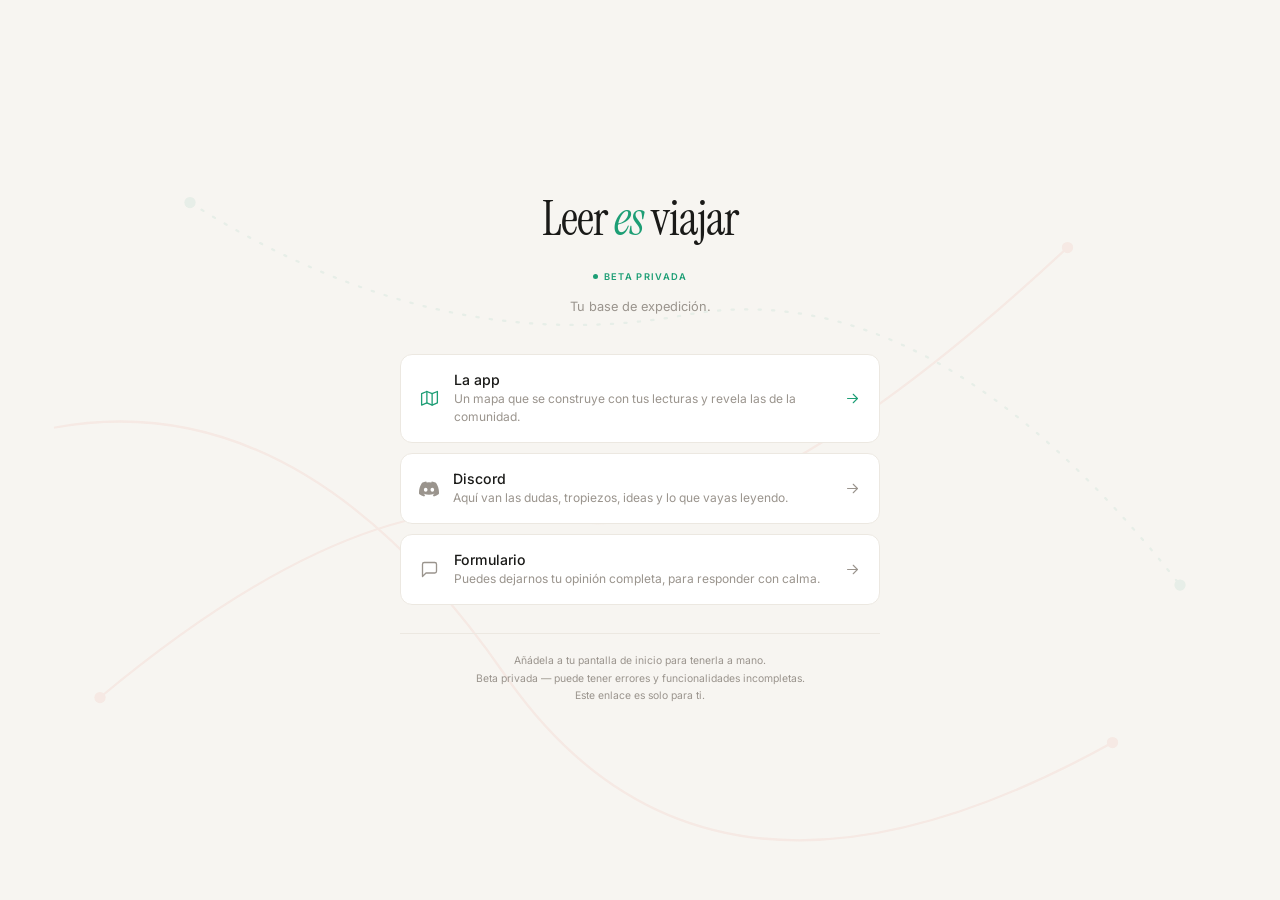
<file: index.html>
<!DOCTYPE html>
<html lang="es">
<head>
<meta charset="UTF-8">
<meta name="viewport" content="width=device-width, initial-scale=1.0">
<title>Leer es viajar · Beta</title>
<link href="https://fonts.googleapis.com/css2?family=Instrument+Serif:ital@0;1&family=Inter:wght@300;400;500&display=swap" rel="stylesheet">
<style>
* { margin: 0; padding: 0; box-sizing: border-box; }
:root {
  --paper: #f7f5f1;
  --ink: #1a1a18;
  --muted: #9a948d;
  --teal: #1d9e75;
  --forest-mid: #0f6e56;
  --border: #ece8e1;
  --route: #e8593c;
}
body {
  font-family: 'Inter', sans-serif;
  background: var(--paper);
  color: var(--ink);
  min-height: 100vh;
  display: flex;
  flex-direction: column;
  align-items: center;
  justify-content: center;
  padding: 3rem 2rem;
  position: relative;
  overflow: hidden;
}

/* Pantallas bajas (iPhone SE y similares): recuperar aire vertical */
@media (max-height: 700px) {
  body { padding: 1.5rem 1.25rem; }
}

/* Fondo de rutas (igual que la landing) */
.bg-routes {
  position: fixed; inset: 0;
  width: 100%; height: 100%;
  z-index: 0; opacity: 0.07;
  pointer-events: none;
}

/* Contenido directo sobre el fondo, sin tarjeta */
.content {
  position: relative; z-index: 1;
  max-width: 480px; width: 100%;
  text-align: center;
}

.wordmark {
  font-family: 'Instrument Serif', serif;
  font-size: 3rem;
  color: var(--ink);
  letter-spacing: -0.02em;
  margin-bottom: 1.25rem;
  line-height: 1;
}
.wordmark em { font-style: italic; color: var(--teal); }

.beta {
  display: inline-flex; align-items: center; gap: 0.4rem;
  font-size: 0.58rem; font-weight: 600;
  letter-spacing: 0.14em; text-transform: uppercase;
  color: var(--teal);
  margin-bottom: 0.9rem;
}
.beta-dot {
  width: 5px; height: 5px; border-radius: 50%;
  background: var(--teal);
  animation: pulse 2s ease-in-out infinite;
}
@keyframes pulse {
  0%, 100% { opacity: 1; transform: scale(1); }
  50% { opacity: 0.4; transform: scale(0.7); }
}

.sub {
  font-size: 0.8rem; color: var(--muted);
  line-height: 1.7; margin-bottom: 2.25rem;
}

.cards { display: flex; flex-direction: column; gap: 0.6rem; text-align: left; }

.card {
  display: flex; align-items: center; gap: 0.9rem;
  background: #ffffff;
  border: 0.5px solid var(--border);
  border-radius: 12px;
  padding: 1rem 1.1rem;
  text-decoration: none;
  transition: border-color 0.15s;
}
.card:hover { border-color: var(--teal); }

.card-icon { flex-shrink: 0; color: var(--muted); display: flex; }
.card-body { flex: 1; min-width: 0; }
.card-title { display: block; font-size: 0.88rem; font-weight: 500; color: var(--ink); }
.card-desc  { display: block; font-size: 0.75rem; color: var(--muted); line-height: 1.5; margin-top: 0.15rem; }
.card-arrow { flex-shrink: 0; color: var(--muted); display: flex; }

.card-primary .card-icon,
.card-primary .card-arrow { color: var(--teal); }

.footer-note {
  margin-top: 1.75rem;
  padding-top: 1.1rem;
  border-top: 0.5px solid var(--border);
  font-size: 0.65rem; color: var(--muted);
  line-height: 1.7;
}
</style>
<!-- Privacy-friendly analytics by Plausible -->
<script async src="https://plausible.io/js/pa-uzN9px7T65J9Spx8vKFXp.js"></script>
<script>
  window.plausible=window.plausible||function(){(plausible.q=plausible.q||[]).push(arguments)},plausible.init=plausible.init||function(i){plausible.o=i||{}};
  plausible.init()
</script>
</head>
<body>

<svg class="bg-routes" viewBox="0 0 1200 800" preserveAspectRatio="xMidYMid slice" xmlns="http://www.w3.org/2000/svg" fill="none">
  <path d="M120 620 Q 360 420 520 460 T 980 220" stroke="var(--route)" stroke-width="2" stroke-linecap="round"/>
  <path d="M200 180 Q 420 320 640 280 T 1080 520" stroke="var(--teal)" stroke-width="2" stroke-dasharray="2 10" stroke-linecap="round"/>
  <path d="M80 380 Q 300 340 480 600 T 1020 660" stroke="var(--route)" stroke-width="2" stroke-linecap="round"/>
  <circle cx="120" cy="620" r="5" fill="var(--route)"/>
  <circle cx="980" cy="220" r="5" fill="var(--route)"/>
  <circle cx="200" cy="180" r="5" fill="var(--teal)"/>
  <circle cx="1080" cy="520" r="5" fill="var(--teal)"/>
  <circle cx="1020" cy="660" r="5" fill="var(--route)"/>
</svg>

<div class="content">
  <div class="wordmark">Leer <em>es</em> viajar</div>
  <div class="beta"><span class="beta-dot"></span>Beta privada</div>

  <p class="sub">Tu base de expedición.</p>

  <div class="cards">

    <a href="app.html" class="card card-primary">
      <span class="card-icon">
        <svg width="21" height="21" viewBox="0 0 24 24" fill="none" stroke="currentColor" stroke-width="1.5" stroke-linecap="round" stroke-linejoin="round"><path d="M9 4 3 6.5v13L9 17l6 2.5 6-2.5v-13L15 6.5 9 4z"/><path d="M9 4v13"/><path d="M15 6.5v13"/></svg>
      </span>
      <span class="card-body">
        <span class="card-title">La app</span>
        <span class="card-desc">Un mapa que se construye con tus lecturas y revela las de la comunidad.</span>
      </span>
      <span class="card-arrow">
        <svg width="17" height="17" viewBox="0 0 24 24" fill="none" stroke="currentColor" stroke-width="1.5" stroke-linecap="round" stroke-linejoin="round"><path d="M5 12h14"/><path d="M13 6l6 6-6 6"/></svg>
      </span>
    </a>

    <a href="https://discord.gg/cdKyN8dbXN" class="card" target="_blank" rel="noopener noreferrer">
      <span class="card-icon">
        <svg width="20" height="20" viewBox="0 0 24 24" fill="currentColor" xmlns="http://www.w3.org/2000/svg"><path d="M20.317 4.37a19.791 19.791 0 0 0-4.885-1.515.074.074 0 0 0-.079.037c-.21.375-.444.865-.608 1.25a18.27 18.27 0 0 0-5.487 0 12.64 12.64 0 0 0-.617-1.25.077.077 0 0 0-.079-.037A19.736 19.736 0 0 0 3.677 4.37a.07.07 0 0 0-.032.027C.533 9.046-.32 13.58.099 18.058a.082.082 0 0 0 .031.056 19.9 19.9 0 0 0 5.993 3.03.078.078 0 0 0 .084-.028 14.09 14.09 0 0 0 1.226-1.994.076.076 0 0 0-.041-.106 13.107 13.107 0 0 1-1.872-.892.077.077 0 0 1-.008-.128 10.2 10.2 0 0 0 .372-.291.074.074 0 0 1 .077-.01c3.928 1.793 8.18 1.793 12.062 0a.074.074 0 0 1 .078.01c.12.098.246.198.373.292a.077.077 0 0 1-.006.127 12.3 12.3 0 0 1-1.873.892.077.077 0 0 0-.041.107c.36.698.772 1.362 1.225 1.993a.076.076 0 0 0 .084.028 19.839 19.839 0 0 0 6.002-3.03.077.077 0 0 0 .032-.054c.5-5.177-.838-9.674-3.549-13.66a.061.061 0 0 0-.031-.03zM8.02 15.33c-1.183 0-2.157-1.085-2.157-2.419 0-1.333.956-2.419 2.157-2.419 1.21 0 2.176 1.096 2.157 2.42 0 1.333-.956 2.418-2.157 2.418zm7.975 0c-1.183 0-2.157-1.085-2.157-2.419 0-1.333.955-2.419 2.157-2.419 1.21 0 2.176 1.096 2.157 2.42 0 1.333-.946 2.418-2.157 2.418z"/></svg>
      </span>
      <span class="card-body">
        <span class="card-title">Discord</span>
        <span class="card-desc">Aquí van las dudas, tropiezos, ideas y lo que vayas leyendo.</span>
      </span>
      <span class="card-arrow">
        <svg width="17" height="17" viewBox="0 0 24 24" fill="none" stroke="currentColor" stroke-width="1.5" stroke-linecap="round" stroke-linejoin="round"><path d="M5 12h14"/><path d="M13 6l6 6-6 6"/></svg>
      </span>
    </a>

    <a href="feedback_leer_es_viajar.html" class="card">
      <span class="card-icon">
        <svg width="21" height="21" viewBox="0 0 24 24" fill="none" stroke="currentColor" stroke-width="1.5" stroke-linecap="round" stroke-linejoin="round"><path d="M20 14a2 2 0 0 1-2 2H8l-4 4V6a2 2 0 0 1 2-2h12a2 2 0 0 1 2 2v8z"/></svg>
      </span>
      <span class="card-body">
        <span class="card-title">Formulario</span>
        <span class="card-desc">Puedes dejarnos tu opinión completa, para responder con calma.</span>
      </span>
      <span class="card-arrow">
        <svg width="17" height="17" viewBox="0 0 24 24" fill="none" stroke="currentColor" stroke-width="1.5" stroke-linecap="round" stroke-linejoin="round"><path d="M5 12h14"/><path d="M13 6l6 6-6 6"/></svg>
      </span>
    </a>

  </div>

  <div class="footer-note">
    Añádela a tu pantalla de inicio para tenerla a mano.<br>
    Beta privada — puede tener errores y funcionalidades incompletas.<br>
    Este enlace es solo para ti.
  </div>
</div>

</body>
</html>
</file>
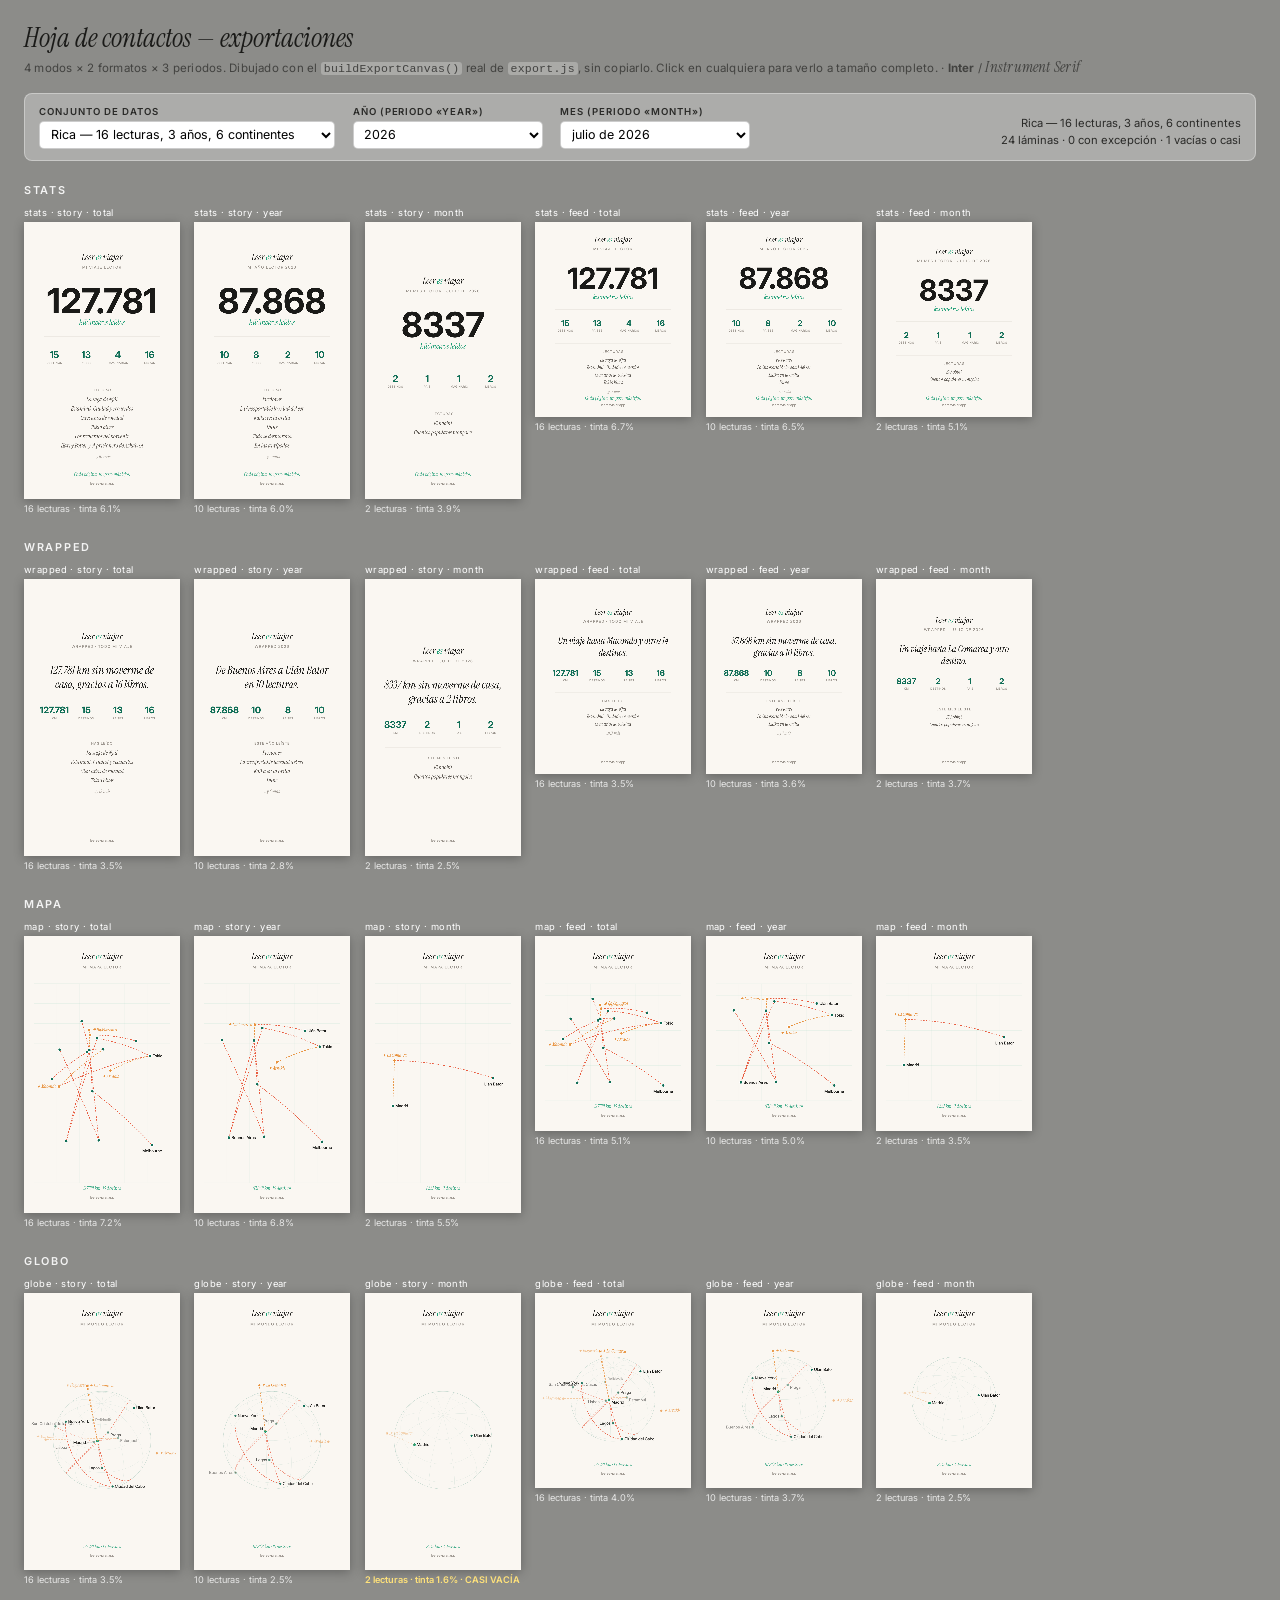
<file: export-contactos.html>
<!-- Herramienta INTERNA de revisión de diseño: datos inventados, no toca Supabase ni localStorage. -->
<!DOCTYPE html>
<html lang="es">
<head>
<meta charset="UTF-8">
<meta name="viewport" content="width=device-width, initial-scale=1.0">
<title>Hoja de contactos — exportaciones</title>
<link rel="preconnect" href="https://fonts.googleapis.com">
<link rel="preconnect" href="https://fonts.gstatic.com" crossorigin>
<link href="https://fonts.googleapis.com/css2?family=Instrument+Serif:ital@0;1&family=Inter:wght@400;500;600;700&display=swap" rel="stylesheet">
<style>
  :root { --gris: #8c8c89; --gris-osc: #6f6f6c; }
  * { box-sizing: border-box; }
  body {
    margin: 0; padding: 1.25rem 1.5rem 4rem;
    background: var(--gris);
    font-family: 'Inter', sans-serif; color: #1a1a18;
  }
  h1 {
    font-family: 'Instrument Serif', serif; font-style: italic; font-weight: 400;
    font-size: 1.7rem; margin: 0 0 0.15rem;
  }
  .sub { font-size: 0.72rem; color: #2a2a28; opacity: 0.75; margin-bottom: 1rem; letter-spacing: 0.02em; }
  .sub code { background: rgba(255,255,255,0.35); padding: 0 3px; border-radius: 3px; }

  .controls {
    display: flex; flex-wrap: wrap; gap: 1.1rem; align-items: flex-end;
    background: rgba(255,255,255,0.28); border: 1px solid rgba(255,255,255,0.35);
    border-radius: 8px; padding: 0.7rem 0.9rem; margin-bottom: 1.4rem;
  }
  .ctl { display: flex; flex-direction: column; gap: 0.25rem; }
  .ctl label {
    font-size: 0.6rem; font-weight: 600; letter-spacing: 0.1em;
    text-transform: uppercase; color: #2a2a28;
  }
  .ctl select {
    font-family: 'Inter', sans-serif; font-size: 0.78rem; padding: 0.28rem 0.4rem;
    border: 1px solid rgba(0,0,0,0.2); border-radius: 5px; background: #fff; min-width: 190px;
  }
  .estado { font-size: 0.7rem; color: #2a2a28; margin-left: auto; text-align: right; line-height: 1.5; }

  .modo { margin-bottom: 1.6rem; }
  .modo > h2 {
    font-size: 0.68rem; font-weight: 600; letter-spacing: 0.16em; text-transform: uppercase;
    color: #fff; margin: 0 0 0.6rem; opacity: 0.9;
  }
  .fila { display: flex; flex-wrap: wrap; gap: 0.9rem; }
  .celda { width: 156px; }
  .celda .tag {
    font-size: 0.585rem; letter-spacing: 0.045em; color: #fff;
    margin-bottom: 0.3rem; white-space: nowrap; overflow: hidden; text-overflow: ellipsis;
  }
  .celda canvas {
    display: block; width: 156px; height: auto; cursor: zoom-in;
    box-shadow: 0 2px 10px rgba(0,0,0,0.28);
  }
  .celda .pie { font-size: 0.575rem; color: #fff; opacity: 0.8; margin-top: 0.25rem; }
  .celda.vacia .pie, .celda.error .pie { opacity: 1; font-weight: 600; }
  .celda.vacia .pie { color: #ffe27a; }
  .celda.error  .pie { color: #ff9b8a; }
  .hueco {
    width: 156px; height: 200px; display: flex; align-items: center; justify-content: center;
    background: rgba(0,0,0,0.15); color: #fff; font-size: 0.65rem; text-align: center; padding: 0.5rem;
  }

  #visor {
    position: fixed; inset: 0; background: rgba(20,20,19,0.92); z-index: 50;
    display: none; align-items: center; justify-content: center; flex-direction: column; gap: 0.6rem;
    cursor: zoom-out;
  }
  #visor.on { display: flex; }
  #visor canvas { max-width: 92vw; max-height: 84vh; box-shadow: 0 8px 40px rgba(0,0,0,0.5); }
  #visor .vtag { color: #fff; font-size: 0.75rem; letter-spacing: 0.05em; }
  /* Sonda tipográfica: además de forzar la descarga con document.fonts.load(),
     deja las dos fuentes en uso real en el DOM. Si algo falla, se ve a simple vista. */
  .sonda { font-size: 0.72rem; color: #2a2a28; }
  .sonda .i { font-family: 'Inter', sans-serif; font-weight: 700; }
  .sonda .s { font-family: 'Instrument Serif', serif; font-style: italic; font-size: 0.95rem; }
</style>
</head>
<body>

<h1>Hoja de contactos — exportaciones</h1>
<div class="sub">
  4 modos × 2 formatos × 3 periodos. Dibujado con el <code>buildExportCanvas()</code> real de
  <code>export.js</code>, sin copiarlo. Click en cualquiera para verlo a tamaño completo.
  <span class="sonda">· <span class="i">Inter</span> / <span class="s">Instrument Serif</span></span>
</div>

<div class="controls">
  <div class="ctl">
    <label for="sel-datos">Conjunto de datos</label>
    <select id="sel-datos"></select>
  </div>
  <div class="ctl">
    <label for="sel-anio">Año (periodo «year»)</label>
    <select id="sel-anio"></select>
  </div>
  <div class="ctl">
    <label for="sel-mes">Mes (periodo «month»)</label>
    <select id="sel-mes"></select>
  </div>
  <div class="estado" id="estado">Cargando tipografías…</div>
</div>

<div id="rejilla"></div>

<div id="visor"><div class="vtag" id="visor-tag"></div></div>

<!-- Módulos reales de la app. NO se carga map.js (construye un mapa Leaflet al
     cargarse), ni auth.js (Supabase), ni fictional.js: el dibujo no los necesita.
     El orden importa: state.js llama a todayStr() de date.js al cargarse. -->
<script src="date.js"></script>
<script src="state.js"></script>
<script src="geocoding.js"></script>
<script src="diary.js"></script>
<script src="entries.js"></script>
<script src="export.js"></script>

<script>
// ===================== ORIGEN COMÚN =====================
const ORIGEN = { name: 'Madrid', lat: 40.4168, lng: -3.7038 };

// ===================== CONJUNTOS DE MUESTRA =====================
// Fijos a propósito: dos ejecuciones tienen que ser comparables. Los km NO se
// escriben a mano, se calculan abajo con el haversineKm real, para que no se
// descuadren nunca respecto a las coordenadas.
const D = (date, dest, destLat, destLng, country, countryCode, book, author, departureMode, from) => ({
  book, author, dest, note: '',
  departureMode,
  fromName: from ? from.name : ORIGEN.name,
  fromLat:  from ? from.lat  : ORIGEN.lat,
  fromLng:  from ? from.lng  : ORIGEN.lng,
  destLat, destLng,
  fictional: countryCode === 'FIC',
  country:     countryCode === 'FIC' ? '' : country,
  countryCode: countryCode === 'FIC' ? '' : countryCode,
  date, year: Number(date.slice(0, 4))
});
const LISBOA = { name: 'Lisboa', lat: 38.7223, lng: -9.1393 };

const CONJUNTOS = {
  rica: {
    etiqueta: 'Rica — 16 lecturas, 3 años, 6 continentes',
    // 2024 tiene UNA sola lectura a propósito (caso límite del año escaso);
    // Tokio se repite con dos libros distintos, para ver dos rutas al mismo
    // punto solapadas en el modo mapa.
    entries: [
      D('2024-06-12', 'Reikiavik', 64.1466, -21.9426, 'Islandia', 'IS', 'La saga de Njál', '', 'home'),

      D('2025-01-18', 'Estambul', 41.0082, 28.9784, 'Turquía', 'TR', 'Estambul. Ciudad y recuerdos', 'Orhan Pamuk', 'home'),
      D('2025-03-05', 'Macondo', 10.4, -75.5, '', 'FIC', 'Cien años de soledad', 'Gabriel García Márquez', 'last'),
      D('2025-05-22', 'Tokio', 35.6762, 139.6503, 'Japón', 'JP', 'Tokio blues', 'Haruki Murakami', 'last'),
      D('2025-08-14', 'San Cristóbal de las Casas', 16.7370, -92.6376, 'México', 'MX', 'Los recuerdos del porvenir', 'Elena Garro', 'other', LISBOA),
      D('2025-11-30', 'Hogwarts', 57.0, -4.0, '', 'FIC', 'Harry Potter y el prisionero de Azkaban', 'J.K. Rowling', 'home'),

      D('2026-01-09', 'Buenos Aires', -34.6037, -58.3816, 'Argentina', 'AR', 'Ficciones', 'Jorge Luis Borges', 'home'),
      D('2026-02-14', 'Praga', 50.0755, 14.4378, 'Chequia', 'CZ', 'La insoportable levedad del ser', 'Milan Kundera', 'last'),
      D('2026-03-02', 'Tokio', 35.6762, 139.6503, 'Japón', 'JP', 'Kafka en la orilla', 'Haruki Murakami', 'last'),
      D('2026-03-21', 'Arrakis', 23.5, 46.0, '', 'FIC', 'Dune', 'Frank Herbert', 'last'),
      D('2026-04-02', 'Lagos', 6.5244, 3.3792, 'Nigeria', 'NG', 'Todo se desmorona', 'Chinua Achebe', 'home'),
      D('2026-05-17', 'Melbourne', -37.8136, 144.9631, 'Australia', 'AU', 'En las antípodas', 'Bill Bryson', 'last'),
      D('2026-06-08', 'Ciudad del Cabo', -33.9249, 18.4241, 'Sudáfrica', 'ZA', 'Desgracia, seguido de las conferencias sobre la vida de los animales', 'J.M. Coetzee', 'home'),
      D('2026-06-29', 'Nueva York', 40.7128, -74.0060, 'Estados Unidos', 'US', 'La conjura de los necios', 'John Kennedy Toole', 'last'),
      D('2026-07-11', 'La Comarca', 52.7, -1.8, '', 'FIC', 'El hobbit', 'J.R.R. Tolkien', 'home'),
      D('2026-07-24', 'Ulán Bator', 47.8864, 106.9057, 'Mongolia', 'MN', 'Cuentos populares mongoles', '', 'last'),
    ]
  },
  escasa: {
    etiqueta: 'Escasa — 2 lecturas, ambas en España',
    // Tester recién entrada: stats casi vacías, wrapped sin material y, sobre
    // todo, el globo con un racimo europeo mínimo.
    entries: [
      D('2026-06-03', 'Santander', 43.4623, -3.8100, 'España', 'ES', 'Peñas arriba', 'José María de Pereda', 'home'),
      D('2026-07-02', 'Sevilla', 37.3891, -5.9845, 'España', 'ES', 'La feria de los discretos', 'Pío Baroja', 'home'),
    ]
  },
  ficticios: {
    etiqueta: 'Solo ficticios — 3 lecturas, ningún lugar real',
    // Rompe el supuesto de que hay marcadores reales: el globo calcula su
    // rotación con el centroide de los puntos REALES y el mapa elige las
    // etiquetas partiendo de ellos.
    entries: [
      D('2026-02-10', 'Mordor', 45.0, 35.0, '', 'FIC', 'El señor de los anillos', 'J.R.R. Tolkien', 'home'),
      D('2026-04-18', 'Narnia', 55.0, -3.5, '', 'FIC', 'El león, la bruja y el armario', 'C.S. Lewis', 'home'),
      D('2026-06-05', 'Ankh-Morpork', 51.5, -0.1, '', 'FIC', '¡Guardias! ¿Guardias?', 'Terry Pratchett', 'last'),
    ]
  }
};

// km reales con la misma función que la app
Object.values(CONJUNTOS).forEach(c =>
  c.entries.forEach(e => { e.km = haversineKm(e.fromLat, e.fromLng, e.destLat, e.destLng); }));

// ===================== STUBS =====================
// Math.random(): generatePhrase() elige la frase de Wrapped al azar y dos
// ejecuciones dejarían de ser comparables. Se siembra con una semilla derivada
// de la propia combinación, así que cada celda saca SIEMPRE la misma frase —
// y la ampliación al hacer click coincide con su miniatura.
const RANDOM_REAL = Math.random;
function semillaLcg(seed) {
  let s = seed >>> 0;
  return () => { s = (s * 1664525 + 1013904223) >>> 0; return s / 4294967296; };
}
function hash(str) {
  let h = 2166136261;
  for (let i = 0; i < str.length; i++) { h ^= str.charCodeAt(i); h = Math.imul(h, 16777619); }
  return h >>> 0;
}

// ===================== TIPOGRAFÍAS =====================
// document.fonts.ready NO basta: dibujar en canvas no dispara la descarga de una
// fuente, así que sin pedirlas explícitamente el navegador no las pide nunca,
// ready resuelve al instante y el canvas cae a la fuente de sustitución. Hay que
// cargar cada combinación de peso y estilo que usa export.js.
const FUENTES = [
  "400 16px 'Inter'", "500 16px 'Inter'", "600 16px 'Inter'", "700 16px 'Inter'",
  "400 16px 'Instrument Serif'", "italic 16px 'Instrument Serif'"
];
async function cargarFuentes() {
  const res = await Promise.all(FUENTES.map(f =>
    document.fonts.load(f).then(l => ({ f, ok: l.length > 0 })).catch(() => ({ f, ok: false }))));
  await document.fonts.ready;
  return res;
}

// ===================== REJILLA =====================
const MODOS = [
  ['stats', 'Stats'], ['wrapped', 'Wrapped'], ['map', 'Mapa'], ['globe', 'Globo']
];
const FORMATOS = [['story', 'story'], ['feed', 'feed']];
const PERIODOS = [['total', 'total'], ['year', 'year'], ['month', 'month']];
const TOTAL_LAMINAS = MODOS.length * FORMATOS.length * PERIODOS.length;
const ANCHO_MINI = 156;

let RESULTS = [];   // informe de la última tanda, legible desde consola
let dibujando = false;
// Testigo de tanda. Cambiar de conjunto mientras se dibuja NO puede quedarse
// sin efecto: se veía la rejilla anterior creyendo que era la nueva, que en una
// herramienta de revisión es el peor fallo posible. Cada tanda toma un número;
// si otra arranca, la vieja se ve superada y se retira en el siguiente paso.
let generacion = 0;

// Fracción de píxeles que se apartan del color dominante. Sirve para detectar
// una lámina en blanco sin mirarla: el fondo (papel o degradado) domina y la
// tinta es lo que se desvía.
function tinta(canvas) {
  const w = 54, h = Math.round(canvas.height / canvas.width * w);
  const c = document.createElement('canvas');
  c.width = w; c.height = h;
  const x = c.getContext('2d');
  x.drawImage(canvas, 0, 0, w, h);
  const d = x.getImageData(0, 0, w, h).data;
  const cuenta = {};
  for (let i = 0; i < d.length; i += 4) {
    const k = (d[i] >> 4) + ',' + (d[i+1] >> 4) + ',' + (d[i+2] >> 4);
    cuenta[k] = (cuenta[k] || 0) + 1;
  }
  let dom = null, max = -1;
  for (const k in cuenta) if (cuenta[k] > max) { max = cuenta[k]; dom = k.split(',').map(Number); }
  let fuera = 0, total = w * h;
  for (let i = 0; i < d.length; i += 4) {
    const dr = Math.abs((d[i] >> 4) - dom[0]), dg = Math.abs((d[i+1] >> 4) - dom[1]), db = Math.abs((d[i+2] >> 4) - dom[2]);
    if (dr + dg + db > 1) fuera++;
  }
  return fuera / total;
}

// Fija los globales de export.js para una combinación y devuelve su clave.
function configurar(modo, formato, periodo) {
  exportMode = modo;
  exportFormat = formato;
  exportPeriod = periodo;
  if (periodo === 'year')       exportPeriodValue = Number(document.getElementById('sel-anio').value);
  else if (periodo === 'month') exportPeriodValue = document.getElementById('sel-mes').value || null;
  else                          exportPeriodValue = null;
  return `${modo}·${formato}·${periodo}`;
}

async function dibujarCombo(modo, formato, periodo) {
  const clave = configurar(modo, formato, periodo);
  Math.random = semillaLcg(hash(clave));
  try {
    return { canvas: await buildExportCanvas(), n: getExportEntries().length, error: null };
  } catch (err) {
    return { canvas: null, n: getExportEntries().length, error: String(err && err.message || err) };
  } finally {
    Math.random = RANDOM_REAL;
  }
}

async function renderAll() {
  const mia = ++generacion;   // supera a cualquier tanda en curso
  dibujando = true;
  const estado = document.getElementById('estado');
  const rejilla = document.getElementById('rejilla');
  const conjunto = CONJUNTOS[document.getElementById('sel-datos').value];

  entries = conjunto.entries;
  origin = { ...ORIGEN };

  rejilla.innerHTML = '';
  RESULTS = [];
  let hechas = 0;

  for (const [modo, tituloModo] of MODOS) {
    const sec = document.createElement('div');
    sec.className = 'modo';
    sec.innerHTML = `<h2>${tituloModo}</h2>`;
    const fila = document.createElement('div');
    fila.className = 'fila';
    sec.appendChild(fila);
    rejilla.appendChild(sec);

    for (const [formato] of FORMATOS) {
      for (const [periodo] of PERIODOS) {
        if (mia !== generacion) return;   // otra tanda mandó: esta se retira
        estado.textContent = `Dibujando ${++hechas} de ${TOTAL_LAMINAS}… (${modo} · ${formato} · ${periodo})`;
        const r = await dibujarCombo(modo, formato, periodo);
        if (mia !== generacion) return;

        const celda = document.createElement('div');
        celda.className = 'celda';
        const etiqueta = `${modo} · ${formato} · ${periodo}`;
        celda.innerHTML = `<div class="tag">${etiqueta}</div>`;

        let cobertura = null;
        if (r.canvas) {
          cobertura = tinta(r.canvas);
          const mini = document.createElement('canvas');
          const factor = ANCHO_MINI / r.canvas.width; // ojo: 'esc' es global de state.js, no reutilizar el nombre
          mini.width = ANCHO_MINI;
          mini.height = Math.round(r.canvas.height * factor);
          mini.getContext('2d').drawImage(r.canvas, 0, 0, mini.width, mini.height);
          mini.title = etiqueta;
          // El grande se descarta: 30 lienzos a tamaño real serían ~250 MB. Al
          // hacer click se vuelve a dibujar esa combinación, con la misma
          // semilla, así que sale idéntica a su miniatura.
          mini.addEventListener('click', () => ampliar(modo, formato, periodo, etiqueta));
          celda.appendChild(mini);
        } else {
          celda.classList.add('error');
          celda.insertAdjacentHTML('beforeend', `<div class="hueco">excepción al dibujar</div>`);
        }

        const vacia = r.n === 0 || (cobertura !== null && cobertura < 0.02);
        if (r.error) celda.classList.add('error');
        else if (vacia) celda.classList.add('vacia');

        const pie = r.error ? r.error
          : (r.n === 0 ? 'SIN LECTURAS en el periodo'
          : `${r.n} lectura${r.n === 1 ? '' : 's'} · tinta ${(cobertura * 100).toFixed(1)}%${cobertura < 0.02 ? ' · CASI VACÍA' : ''}`);
        celda.insertAdjacentHTML('beforeend', `<div class="pie">${pie}</div>`);
        fila.appendChild(celda);

        RESULTS.push({ modo, formato, periodo, n: r.n, tinta: cobertura, error: r.error });
        // Cede el hilo para que repinte entre láminas. En pestaña oculta
        // requestAnimationFrame NO dispara y la tanda se quedaría congelada a
        // medias, así que ahí se cede con un temporizador.
        await new Promise(r =>
          document.visibilityState === 'visible' ? requestAnimationFrame(r) : setTimeout(r, 0));
      }
    }
  }

  const conErr = RESULTS.filter(r => r.error).length;
  const vacias = RESULTS.filter(r => !r.error && (r.n === 0 || r.tinta < 0.02)).length;
  estado.innerHTML = `${conjunto.etiqueta}<br>${TOTAL_LAMINAS} láminas · ${conErr} con excepción · ${vacias} vacías o casi`;
  dibujando = false;   // solo la tanda vigente llega hasta aquí
}

async function ampliar(modo, formato, periodo, etiqueta) {
  const visor = document.getElementById('visor');
  document.getElementById('visor-tag').textContent = etiqueta + ' — click para cerrar';
  visor.querySelectorAll('canvas').forEach(c => c.remove());
  visor.classList.add('on');
  const r = await dibujarCombo(modo, formato, periodo);
  if (r.canvas) visor.appendChild(r.canvas);
  // La configuración queda apuntando a la última combinación ampliada; la
  // siguiente tanda la reescribe entera, así que no hay estado que limpiar.
}
document.getElementById('visor').addEventListener('click', function () { this.classList.remove('on'); });

// ===================== SELECTORES =====================
// Año y mes se rellenan con las mismas funciones que usa el modal de la app y
// arrancan en su mismo valor por defecto: el más reciente.
function poblarPeriodos() {
  const anios = exportAvailableYears();
  const meses = exportAvailableMonths();
  const sa = document.getElementById('sel-anio');
  const sm = document.getElementById('sel-mes');
  sa.innerHTML = anios.map(y => `<option value="${y}">${y}</option>`).join('');
  sm.innerHTML = meses.map(m => `<option value="${m}">${monthLabel(m)}</option>`).join('');
  if (anios.length) sa.value = String(anios[0]);
  if (meses.length) sm.value = meses[0];
}

function initSelectores() {
  const sd = document.getElementById('sel-datos');
  sd.innerHTML = Object.entries(CONJUNTOS)
    .map(([k, v]) => `<option value="${k}">${v.etiqueta}</option>`).join('');
  sd.addEventListener('change', () => {
    entries = CONJUNTOS[sd.value].entries; // poblarPeriodos lee entries
    poblarPeriodos();
    renderAll();
  });
  document.getElementById('sel-anio').addEventListener('change', renderAll);
  document.getElementById('sel-mes').addEventListener('change', renderAll);
}

// ===================== ARRANQUE =====================
(async () => {
  const estado = document.getElementById('estado');
  const fuentes = await cargarFuentes();
  const fallan = fuentes.filter(f => !f.ok).map(f => f.f);
  if (fallan.length) {
    estado.textContent = 'AVISO: no cargaron ' + fallan.join(', ');
    console.warn('[contactos] tipografías no cargadas:', fallan);
  }
  entries = CONJUNTOS.rica.entries;
  origin = { ...ORIGEN };
  initSelectores();
  poblarPeriodos();
  await renderAll();
})();

// Informe de la última tanda, para leerlo desde la consola.
window.__informe = () => RESULTS;
</script>

</body>
</html>
</file>
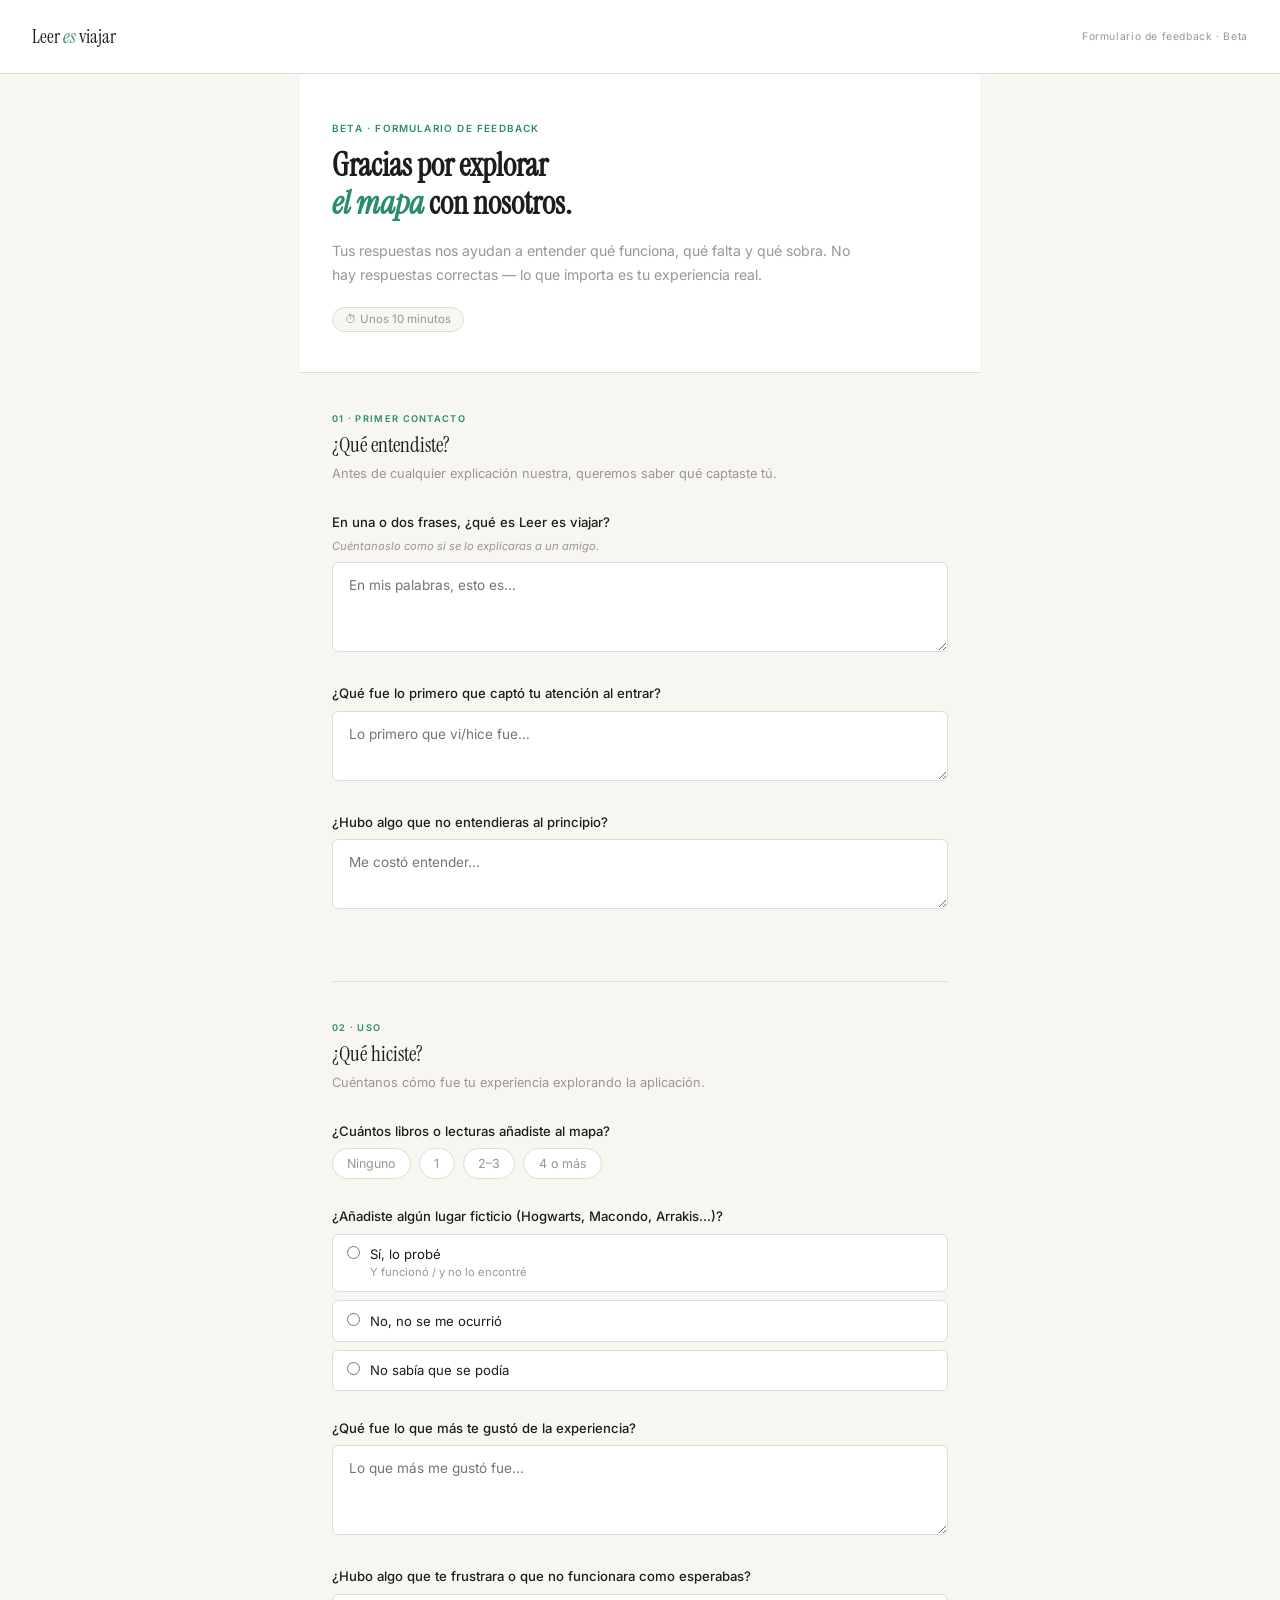
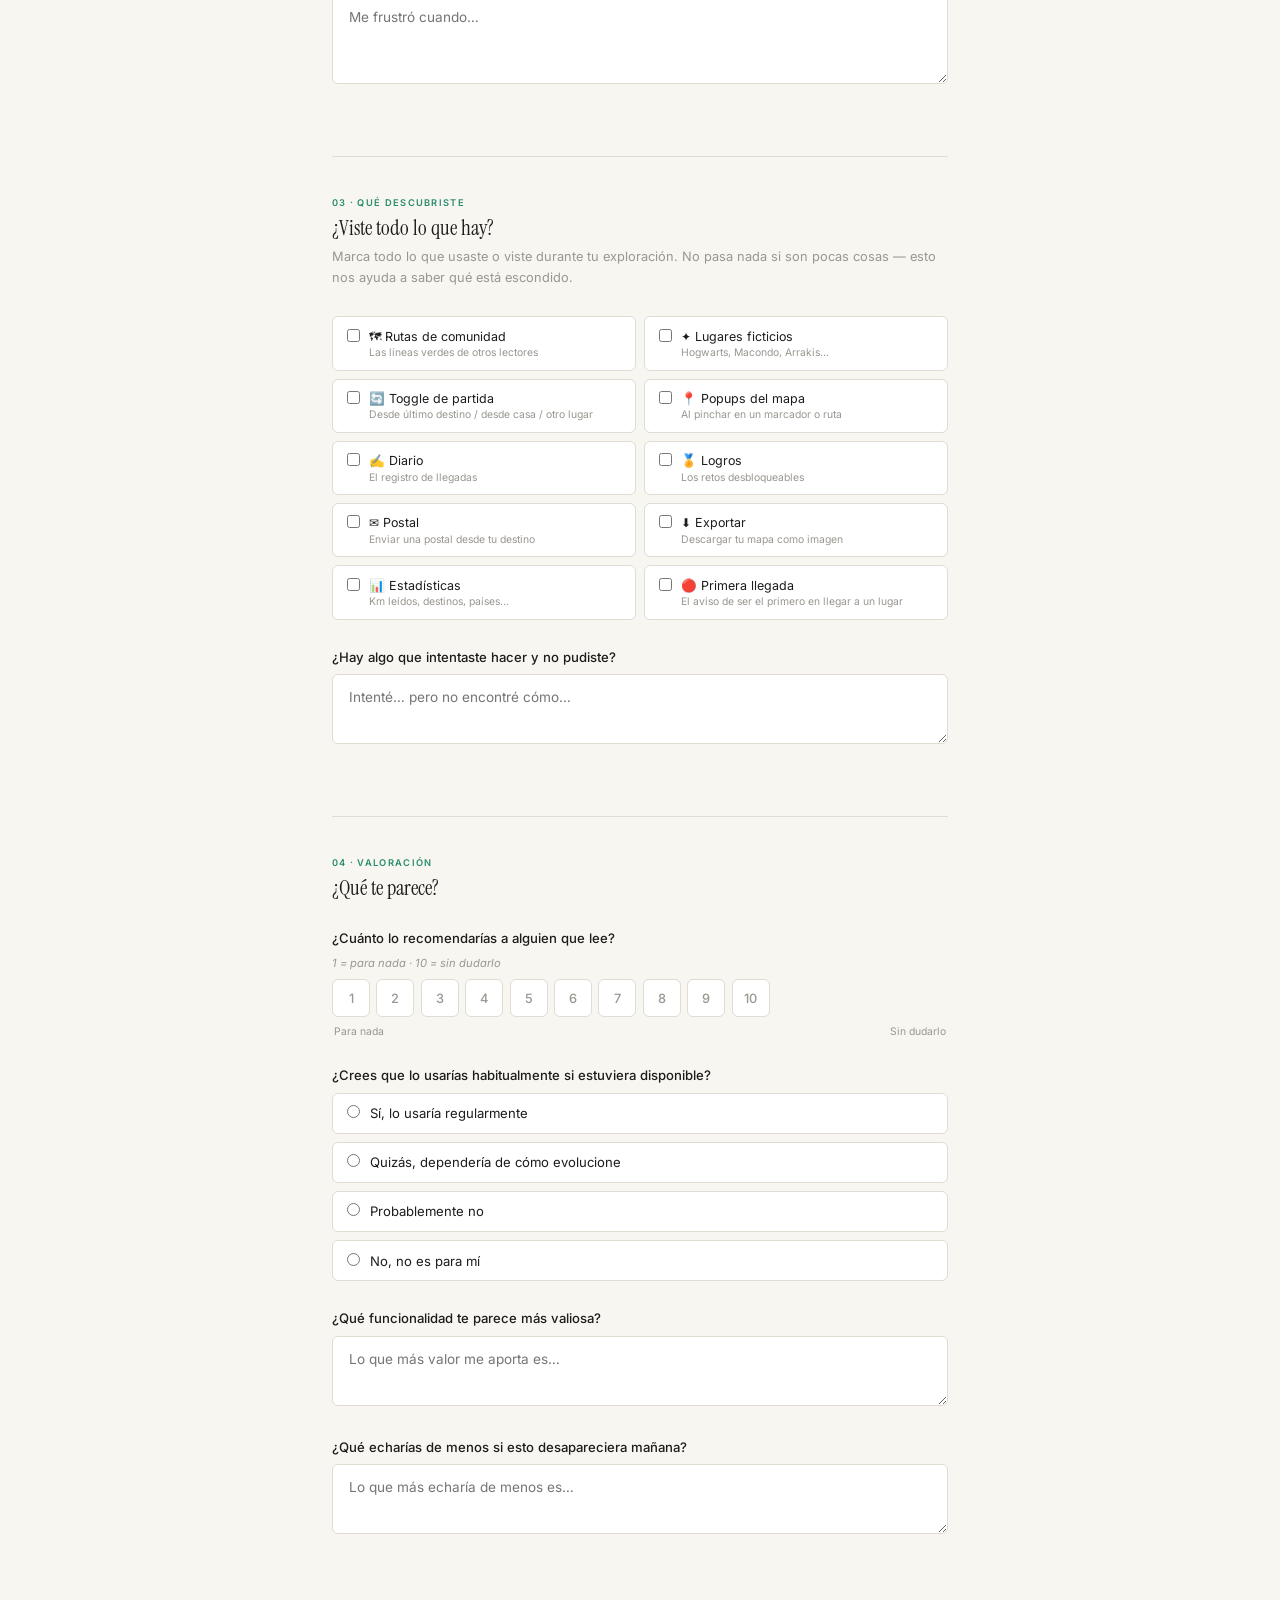
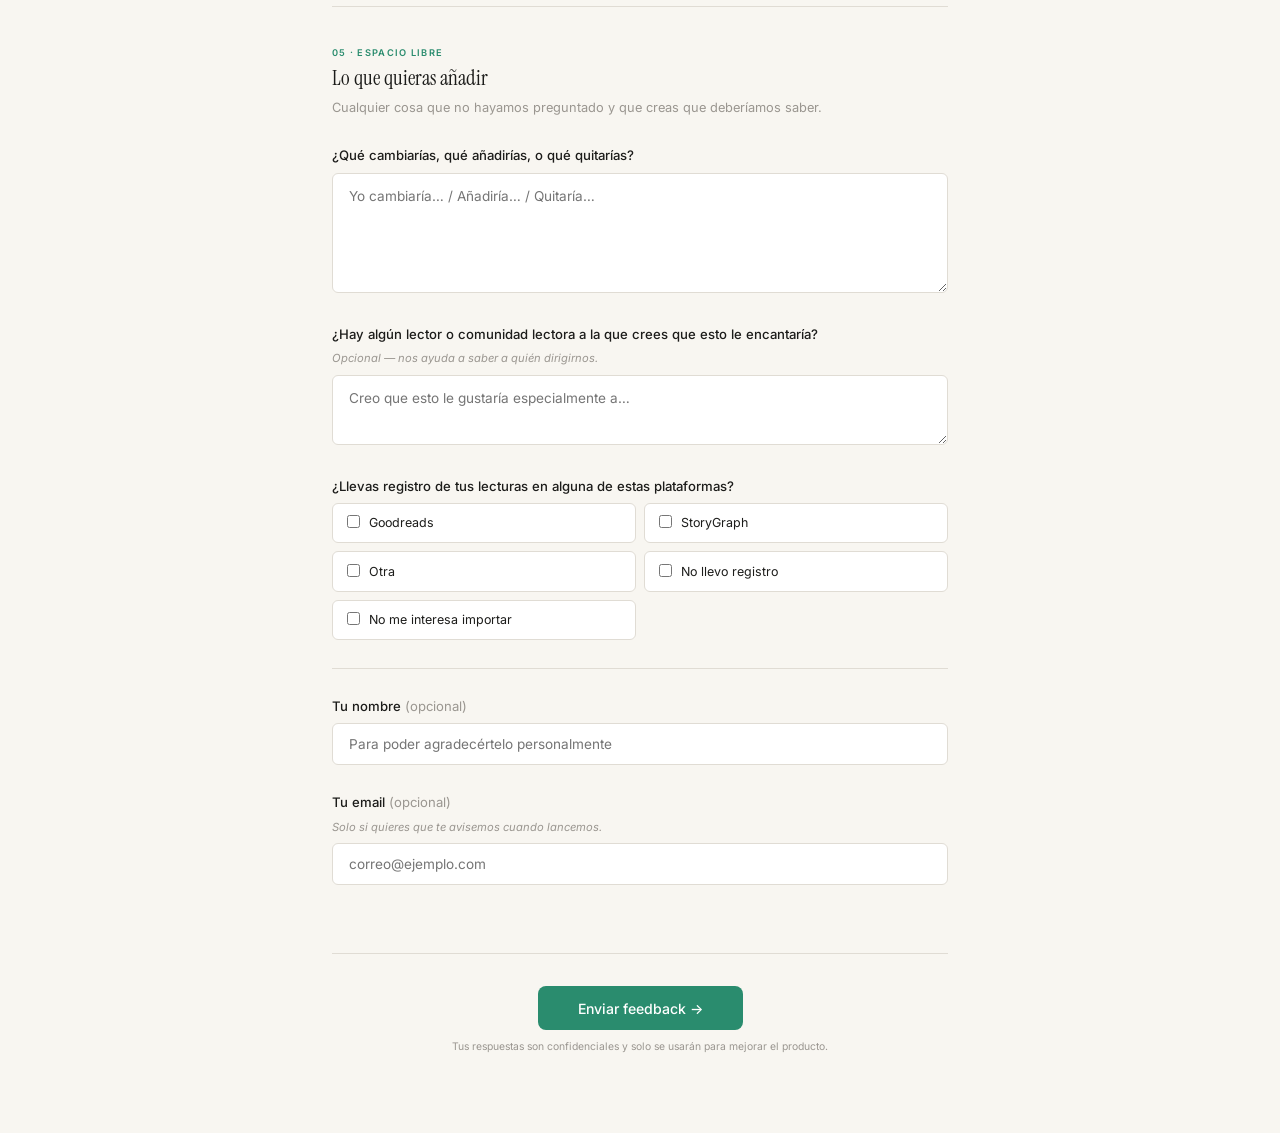
<file: feedback_leer_es_viajar.html>
<!DOCTYPE html>
<html lang="es">
<head>
<meta charset="UTF-8">
<meta name="viewport" content="width=device-width, initial-scale=1.0">
<title>Leer es viajar · Feedback</title>
<link href="https://fonts.googleapis.com/css2?family=Instrument+Serif:ital@0;1&family=Inter:wght@300;400;500;600&display=swap" rel="stylesheet">
<style>
* { margin: 0; padding: 0; box-sizing: border-box; }
:root {
  --paper: #f8f6f1;
  --white: #ffffff;
  --ink: #1c1c1a;
  --soft: #e8e4dc;
  --muted: #9a9690;
  --teal: #2a8c6e;
  --teal-light: #e8f5f0;
  --route: #c84020;
  --border: #e0dcd4;
}

body {
  font-family: 'Inter', sans-serif;
  background: var(--paper);
  color: var(--ink);
  min-height: 100vh;
  padding: 0;
}

/* HEADER */
.site-header {
  background: var(--white);
  border-bottom: 1px solid var(--border);
  padding: 1.5rem 2rem;
  display: flex;
  align-items: center;
  justify-content: space-between;
  position: sticky;
  top: 0;
  z-index: 100;
}
.wordmark {
  font-family: 'Instrument Serif', serif;
  font-size: 1.2rem;
  color: var(--ink);
}
.wordmark em { font-style: italic; color: var(--teal); }
.header-meta { font-size: 0.65rem; color: var(--muted); letter-spacing: 0.06em; }

/* HERO */
.hero {
  background: var(--white);
  border-bottom: 1px solid var(--border);
  padding: 3rem 2rem 2.5rem;
  max-width: 680px;
  margin: 0 auto;
}
.hero-eyebrow {
  font-size: 0.62rem;
  font-weight: 600;
  text-transform: uppercase;
  letter-spacing: 0.12em;
  color: var(--teal);
  margin-bottom: 0.75rem;
}
.hero-title {
  font-family: 'Instrument Serif', serif;
  font-size: 2rem;
  color: var(--ink);
  line-height: 1.2;
  margin-bottom: 1rem;
}
.hero-title em { font-style: italic; color: var(--teal); }
.hero-body {
  font-size: 0.88rem;
  color: var(--muted);
  line-height: 1.7;
  max-width: 520px;
}
.hero-time {
  display: inline-flex;
  align-items: center;
  gap: 0.4rem;
  margin-top: 1.25rem;
  font-size: 0.72rem;
  color: var(--muted);
  background: var(--paper);
  border: 1px solid var(--border);
  border-radius: 20px;
  padding: 0.3rem 0.75rem;
}

/* FORM */
.form-wrap {
  max-width: 680px;
  margin: 0 auto;
  padding: 0 2rem 4rem;
}

/* SECTION */
.section {
  padding: 2.5rem 0;
  border-bottom: 1px solid var(--border);
}
.section:last-of-type { border-bottom: none; }

.section-header { margin-bottom: 1.75rem; }
.section-num {
  font-size: 0.58rem;
  font-weight: 600;
  text-transform: uppercase;
  letter-spacing: 0.14em;
  color: var(--teal);
  margin-bottom: 0.4rem;
}
.section-title {
  font-family: 'Instrument Serif', serif;
  font-size: 1.3rem;
  color: var(--ink);
  line-height: 1.3;
}
.section-desc {
  font-size: 0.8rem;
  color: var(--muted);
  margin-top: 0.4rem;
  line-height: 1.6;
}

/* QUESTION */
.question { margin-bottom: 1.75rem; }
.q-label {
  font-size: 0.82rem;
  font-weight: 500;
  color: var(--ink);
  margin-bottom: 0.5rem;
  display: block;
  line-height: 1.4;
}
.q-hint {
  font-size: 0.7rem;
  color: var(--muted);
  margin-bottom: 0.6rem;
  font-style: italic;
}

/* INPUTS */
textarea, input[type="text"], input[type="email"] {
  width: 100%;
  background: var(--white);
  border: 1px solid var(--border);
  border-radius: 6px;
  padding: 0.75rem 1rem;
  font-family: 'Inter', sans-serif;
  font-size: 0.85rem;
  color: var(--ink);
  outline: none;
  transition: border-color 0.15s;
  resize: vertical;
}
textarea:focus, input[type="text"]:focus, input[type="email"]:focus {
  border-color: var(--teal);
  box-shadow: 0 0 0 3px rgba(42,140,110,0.08);
}
textarea { min-height: 90px; line-height: 1.6; }

/* SCALE */
.scale-wrap { display: flex; flex-direction: column; gap: 0.5rem; }
.scale-row { display: flex; align-items: center; gap: 0.75rem; }
.scale-labels { display: flex; justify-content: space-between; font-size: 0.65rem; color: var(--muted); padding: 0 2px; }
.scale-btns { display: flex; gap: 0.4rem; }
.scale-btn {
  width: 38px; height: 38px;
  border: 1px solid var(--border);
  border-radius: 6px;
  background: var(--white);
  font-size: 0.8rem;
  font-weight: 500;
  color: var(--muted);
  cursor: pointer;
  transition: all 0.12s;
  display: flex; align-items: center; justify-content: center;
  font-family: 'Inter', sans-serif;
}
.scale-btn:hover { border-color: var(--teal); color: var(--teal); }
.scale-btn.selected { background: var(--teal); border-color: var(--teal); color: white; }

/* RADIO / CHECKBOX */
.options { display: flex; flex-direction: column; gap: 0.5rem; }
.option {
  display: flex;
  align-items: flex-start;
  gap: 0.65rem;
  padding: 0.65rem 0.85rem;
  background: var(--white);
  border: 1px solid var(--border);
  border-radius: 6px;
  cursor: pointer;
  transition: border-color 0.12s;
}
.option:hover { border-color: var(--teal); }
.option input { margin-top: 1px; accent-color: var(--teal); flex-shrink: 0; }
.option-text { font-size: 0.82rem; color: var(--ink); line-height: 1.4; }
.option-sub { font-size: 0.7rem; color: var(--muted); margin-top: 2px; }

/* CHECKLIST */
.checklist { display: grid; grid-template-columns: 1fr 1fr; gap: 0.5rem; }
@media (max-width: 520px) { .checklist { grid-template-columns: 1fr; } }
.check-item {
  display: flex;
  align-items: flex-start;
  gap: 0.6rem;
  padding: 0.65rem 0.85rem;
  background: var(--white);
  border: 1px solid var(--border);
  border-radius: 6px;
  cursor: pointer;
  transition: all 0.12s;
}
.check-item:hover { border-color: var(--teal); }
.check-item input { margin-top: 1px; accent-color: var(--teal); flex-shrink: 0; }
.check-item-text { font-size: 0.78rem; color: var(--ink); line-height: 1.4; }
.check-item-sub { font-size: 0.65rem; color: var(--muted); margin-top: 1px; }
.check-item.checked { border-color: var(--teal); background: var(--teal-light); }

/* INLINE OPTIONS */
.inline-opts { display: flex; gap: 0.5rem; flex-wrap: wrap; }
.inline-opt {
  padding: 0.45rem 0.9rem;
  background: var(--white);
  border: 1px solid var(--border);
  border-radius: 20px;
  font-size: 0.78rem;
  color: var(--muted);
  cursor: pointer;
  transition: all 0.12s;
}
.inline-opt:hover { border-color: var(--teal); color: var(--teal); }
.inline-opt.selected { background: var(--teal); border-color: var(--teal); color: white; }

/* SUBMIT */
.submit-section {
  background: var(--white);
  border-top: 1px solid var(--border);
  padding: 2rem;
  text-align: center;
  position: sticky;
  bottom: 0;
}
.submit-btn {
  background: var(--teal);
  color: white;
  border: none;
  border-radius: 8px;
  padding: 0.85rem 2.5rem;
  font-size: 0.88rem;
  font-weight: 500;
  font-family: 'Inter', sans-serif;
  cursor: pointer;
  transition: background 0.15s;
}
.submit-btn:hover { background: #226b55; }
.submit-note { font-size: 0.65rem; color: var(--muted); margin-top: 0.6rem; }

/* GRACIAS */
.gracias {
  display: none;
  text-align: center;
  padding: 4rem 2rem;
  max-width: 480px;
  margin: 0 auto;
}
.gracias-icon { font-size: 2.5rem; margin-bottom: 1.25rem; }
.gracias-title {
  font-family: 'Instrument Serif', serif;
  font-size: 1.75rem;
  color: var(--ink);
  margin-bottom: 0.75rem;
}
.gracias-body { font-size: 0.88rem; color: var(--muted); line-height: 1.7; }

/* DIVIDER */
.q-divider { height: 1px; background: var(--border); margin: 1.75rem 0; }
</style>
</head>
<body>

<header class="site-header">
  <div class="wordmark">Leer <em>es</em> viajar</div>
  <div class="header-meta">Formulario de feedback · Beta</div>
</header>

<div id="form-container">
  <div class="hero">
    <div class="hero-eyebrow">Beta · Formulario de feedback</div>
    <h1 class="hero-title">Gracias por explorar<br><em>el mapa</em> con nosotros.</h1>
    <p class="hero-body">Tus respuestas nos ayudan a entender qué funciona, qué falta y qué sobra. No hay respuestas correctas — lo que importa es tu experiencia real.</p>
    <div class="hero-time">⏱ Unos 10 minutos</div>
  </div>

  <form class="form-wrap" id="feedback-form" action="https://formspree.io/f/mqevpabl" method="POST" onsubmit="submitForm(event)">

    <!-- SECCIÓN 1: PRIMER CONTACTO -->
    <div class="section">
      <div class="section-header">
        <div class="section-num">01 · Primer contacto</div>
        <div class="section-title">¿Qué entendiste?</div>
        <div class="section-desc">Antes de cualquier explicación nuestra, queremos saber qué captaste tú.</div>
      </div>

      <div class="question">
        <label class="q-label">En una o dos frases, ¿qué es Leer es viajar?</label>
        <div class="q-hint">Cuéntanoslo como si se lo explicaras a un amigo.</div>
        <textarea name="que_es" placeholder="En mis palabras, esto es…"></textarea>
      </div>

      <div class="question">
        <label class="q-label">¿Qué fue lo primero que captó tu atención al entrar?</label>
        <textarea name="primer_impacto" placeholder="Lo primero que vi/hice fue…" style="min-height:70px"></textarea>
      </div>

      <div class="question">
        <label class="q-label">¿Hubo algo que no entendieras al principio?</label>
        <textarea name="no_entendi" placeholder="Me costó entender…" style="min-height:70px"></textarea>
      </div>
    </div>

    <!-- SECCIÓN 2: USO -->
    <div class="section">
      <div class="section-header">
        <div class="section-num">02 · Uso</div>
        <div class="section-title">¿Qué hiciste?</div>
        <div class="section-desc">Cuéntanos cómo fue tu experiencia explorando la aplicación.</div>
      </div>

      <div class="question">
        <label class="q-label">¿Cuántos libros o lecturas añadiste al mapa?</label>
        <input type="hidden" name="n_libros" id="h-n-libros">
        <div class="inline-opts">
          <div class="inline-opt" onclick="selectOpt(this, 'n-libros')">Ninguno</div>
          <div class="inline-opt" onclick="selectOpt(this, 'n-libros')">1</div>
          <div class="inline-opt" onclick="selectOpt(this, 'n-libros')">2–3</div>
          <div class="inline-opt" onclick="selectOpt(this, 'n-libros')">4 o más</div>
        </div>
      </div>

      <div class="question">
        <label class="q-label">¿Añadiste algún lugar ficticio (Hogwarts, Macondo, Arrakis…)?</label>
        <div class="options">
          <label class="option"><input type="radio" name="ficticio" value="Si, lo probé"> <div class="option-text">Sí, lo probé<div class="option-sub">Y funcionó / y no lo encontré</div></div></label>
          <label class="option"><input type="radio" name="ficticio" value="No, no se me ocurrió"> <div class="option-text">No, no se me ocurrió</div></label>
          <label class="option"><input type="radio" name="ficticio" value="No sabía que se podía"> <div class="option-text">No sabía que se podía</div></label>
        </div>
      </div>

      <div class="question">
        <label class="q-label">¿Qué fue lo que más te gustó de la experiencia?</label>
        <textarea name="lo_mejor" placeholder="Lo que más me gustó fue…"></textarea>
      </div>

      <div class="question">
        <label class="q-label">¿Hubo algo que te frustrara o que no funcionara como esperabas?</label>
        <textarea name="frustracion" placeholder="Me frustró cuando…"></textarea>
      </div>
    </div>

    <!-- SECCIÓN 3: DESCUBRIBILIDAD -->
    <div class="section">
      <div class="section-header">
        <div class="section-num">03 · Qué descubriste</div>
        <div class="section-title">¿Viste todo lo que hay?</div>
        <div class="section-desc">Marca todo lo que usaste o viste durante tu exploración. No pasa nada si son pocas cosas — esto nos ayuda a saber qué está escondido.</div>
      </div>

      <div class="question">
        <div class="checklist">
          <label class="check-item" onclick="toggleCheck(this)">
            <input type="checkbox" name="visto[]" value="Rutas de comunidad">
            <div><div class="check-item-text">🗺 Rutas de comunidad</div><div class="check-item-sub">Las líneas verdes de otros lectores</div></div>
          </label>
          <label class="check-item" onclick="toggleCheck(this)">
            <input type="checkbox" name="visto[]" value="Lugares ficticios">
            <div><div class="check-item-text">✦ Lugares ficticios</div><div class="check-item-sub">Hogwarts, Macondo, Arrakis…</div></div>
          </label>
          <label class="check-item" onclick="toggleCheck(this)">
            <input type="checkbox" name="visto[]" value="Toggle de partida">
            <div><div class="check-item-text">🔄 Toggle de partida</div><div class="check-item-sub">Desde último destino / desde casa / otro lugar</div></div>
          </label>
          <label class="check-item" onclick="toggleCheck(this)">
            <input type="checkbox" name="visto[]" value="Popups del mapa">
            <div><div class="check-item-text">📍 Popups del mapa</div><div class="check-item-sub">Al pinchar en un marcador o ruta</div></div>
          </label>
          <label class="check-item" onclick="toggleCheck(this)">
            <input type="checkbox" name="visto[]" value="Diario">
            <div><div class="check-item-text">✍️ Diario</div><div class="check-item-sub">El registro de llegadas</div></div>
          </label>
          <label class="check-item" onclick="toggleCheck(this)">
            <input type="checkbox" name="visto[]" value="Logros">
            <div><div class="check-item-text">🏅 Logros</div><div class="check-item-sub">Los retos desbloqueables</div></div>
          </label>
          <label class="check-item" onclick="toggleCheck(this)">
            <input type="checkbox" name="visto[]" value="Postal">
            <div><div class="check-item-text">✉ Postal</div><div class="check-item-sub">Enviar una postal desde tu destino</div></div>
          </label>
          <label class="check-item" onclick="toggleCheck(this)">
            <input type="checkbox" name="visto[]" value="Exportar">
            <div><div class="check-item-text">⬇ Exportar</div><div class="check-item-sub">Descargar tu mapa como imagen</div></div>
          </label>
          <label class="check-item" onclick="toggleCheck(this)">
            <input type="checkbox" name="visto[]" value="Estadísticas">
            <div><div class="check-item-text">📊 Estadísticas</div><div class="check-item-sub">Km leídos, destinos, países…</div></div>
          </label>
          <label class="check-item" onclick="toggleCheck(this)">
            <input type="checkbox" name="visto[]" value="Primera llegada">
            <div><div class="check-item-text">🔴 Primera llegada</div><div class="check-item-sub">El aviso de ser el primero en llegar a un lugar</div></div>
          </label>
        </div>
      </div>

      <div class="question">
        <label class="q-label">¿Hay algo que intentaste hacer y no pudiste?</label>
        <textarea name="no_pude" placeholder="Intenté… pero no encontré cómo…" style="min-height:70px"></textarea>
      </div>
    </div>

    <!-- SECCIÓN 4: VALORACIÓN -->
    <div class="section">
      <div class="section-header">
        <div class="section-num">04 · Valoración</div>
        <div class="section-title">¿Qué te parece?</div>
      </div>

      <div class="question">
        <label class="q-label">¿Cuánto lo recomendarías a alguien que lee?</label>
        <div class="q-hint">1 = para nada · 10 = sin dudarlo</div>
        <input type="hidden" name="nps" id="h-nps">
        <div class="scale-wrap">
          <div class="scale-btns" id="nps-scale">
            <div class="scale-btn" onclick="selectScale(this, 'nps')">1</div>
            <div class="scale-btn" onclick="selectScale(this, 'nps')">2</div>
            <div class="scale-btn" onclick="selectScale(this, 'nps')">3</div>
            <div class="scale-btn" onclick="selectScale(this, 'nps')">4</div>
            <div class="scale-btn" onclick="selectScale(this, 'nps')">5</div>
            <div class="scale-btn" onclick="selectScale(this, 'nps')">6</div>
            <div class="scale-btn" onclick="selectScale(this, 'nps')">7</div>
            <div class="scale-btn" onclick="selectScale(this, 'nps')">8</div>
            <div class="scale-btn" onclick="selectScale(this, 'nps')">9</div>
            <div class="scale-btn" onclick="selectScale(this, 'nps')">10</div>
          </div>
          <div class="scale-labels"><span>Para nada</span><span>Sin dudarlo</span></div>
        </div>
      </div>

      <div class="question">
        <label class="q-label">¿Crees que lo usarías habitualmente si estuviera disponible?</label>
        <div class="options">
          <label class="option"><input type="radio" name="uso-habitual" value="Sí, lo usaría regularmente"> <div class="option-text">Sí, lo usaría regularmente</div></label>
          <label class="option"><input type="radio" name="uso-habitual" value="Quizás, dependería de cómo evolucione"> <div class="option-text">Quizás, dependería de cómo evolucione</div></label>
          <label class="option"><input type="radio" name="uso-habitual" value="Probablemente no"> <div class="option-text">Probablemente no</div></label>
          <label class="option"><input type="radio" name="uso-habitual" value="No, no es para mí"> <div class="option-text">No, no es para mí</div></label>
        </div>
      </div>

      <div class="question">
        <label class="q-label">¿Qué funcionalidad te parece más valiosa?</label>
        <textarea name="mas_valor" placeholder="Lo que más valor me aporta es…" style="min-height:70px"></textarea>
      </div>

      <div class="question">
        <label class="q-label">¿Qué echarías de menos si esto desapareciera mañana?</label>
        <textarea name="echaria_menos" placeholder="Lo que más echaría de menos es…" style="min-height:70px"></textarea>
      </div>
    </div>

    <!-- SECCIÓN 5: ABIERTO -->
    <div class="section">
      <div class="section-header">
        <div class="section-num">05 · Espacio libre</div>
        <div class="section-title">Lo que quieras añadir</div>
        <div class="section-desc">Cualquier cosa que no hayamos preguntado y que creas que deberíamos saber.</div>
      </div>

      <div class="question">
        <label class="q-label">¿Qué cambiarías, qué añadirías, o qué quitarías?</label>
        <textarea name="cambios" placeholder="Yo cambiaría… / Añadiría… / Quitaría…" style="min-height:120px"></textarea>
      </div>

      <div class="question">
        <label class="q-label">¿Hay algún lector o comunidad lectora a la que crees que esto le encantaría?</label>
        <div class="q-hint">Opcional — nos ayuda a saber a quién dirigirnos.</div>
        <textarea name="audiencia" placeholder="Creo que esto le gustaría especialmente a…" style="min-height:70px"></textarea>
      </div>

      <div class="question">
        <label class="q-label">¿Llevas registro de tus lecturas en alguna de estas plataformas?</label>
        <div class="checklist">
          <label class="check-item" onclick="toggleCheck(this)">
            <input type="checkbox" name="plataformas[]" value="Goodreads">
            <div class="check-item-text">Goodreads</div>
          </label>
          <label class="check-item" onclick="toggleCheck(this)">
            <input type="checkbox" name="plataformas[]" value="StoryGraph">
            <div class="check-item-text">StoryGraph</div>
          </label>
          <label class="check-item" onclick="toggleCheck(this)">
            <input type="checkbox" name="plataformas[]" value="Otra" onchange="toggleOtraPlataforma(this)">
            <div class="check-item-text">Otra</div>
          </label>
          <label class="check-item" onclick="toggleCheck(this)">
            <input type="checkbox" name="plataformas[]" value="No llevo registro">
            <div class="check-item-text">No llevo registro</div>
          </label>
          <label class="check-item" onclick="toggleCheck(this)">
            <input type="checkbox" name="plataformas[]" value="No me interesa importar">
            <div class="check-item-text">No me interesa importar</div>
          </label>
        </div>
        <input type="text" name="plataforma_otra" id="plataforma-otra-input" placeholder="¿Cuál?" disabled style="display:none;margin-top:0.6rem">
      </div>

      <div class="q-divider"></div>

      <div class="question">
        <label class="q-label">Tu nombre <span style="color:var(--muted);font-weight:400">(opcional)</span></label>
        <input type="text" name="nombre" placeholder="Para poder agradecértelo personalmente">
      </div>
      <div class="question">
        <label class="q-label">Tu email <span style="color:var(--muted);font-weight:400">(opcional)</span></label>
        <div class="q-hint">Solo si quieres que te avisemos cuando lancemos.</div>
        <input type="email" name="email" placeholder="correo@ejemplo.com">
      </div>
    </div>

    <div style="padding: 2rem 0 1rem; text-align:center;">
      <button type="submit" class="submit-btn">Enviar feedback →</button>
      <div class="submit-note">Tus respuestas son confidenciales y solo se usarán para mejorar el producto.</div>
    </div>

  </form>
</div>

<!-- GRACIAS -->
<div class="gracias" id="gracias">
  <div class="gracias-icon">✉️</div>
  <div class="gracias-title">Gracias por el viaje.</div>
  <p class="gracias-body">Tu feedback ya está con nosotros. Cada respuesta cuenta y esta en especial.<br><br>Síguenos en nuestras redes para saber cuándo <em>Leer es viajar</em> estará listo para todo el mundo.</p>
  <div style="display:flex;gap:1rem;justify-content:center;margin-top:1.5rem;">
    <a href="http://www.instagram.com/leeresviajar.app" target="_blank" style="color:var(--teal);font-family:Inter,sans-serif;font-size:0.85rem;text-decoration:none;border:1px solid var(--teal);padding:0.5rem 1rem;border-radius:6px;">Instagram</a>
    <a href="https://www.linkedin.com/company/leer-es-viajar" target="_blank" style="color:var(--teal);font-family:Inter,sans-serif;font-size:0.85rem;text-decoration:none;border:1px solid var(--teal);padding:0.5rem 1rem;border-radius:6px;">LinkedIn</a>
  </div>
</div>

<script>
function selectOpt(el, group) {
  el.closest('.inline-opts').querySelectorAll('.inline-opt').forEach(o => o.classList.remove('selected'));
  el.classList.add('selected');
  const hiddenMap = { 'n-libros': 'h-n-libros' };
  if (hiddenMap[group]) document.getElementById(hiddenMap[group]).value = el.textContent.trim();
}

function selectScale(el, group) {
  el.closest('.scale-btns').querySelectorAll('.scale-btn').forEach(b => b.classList.remove('selected'));
  el.classList.add('selected');
  const hiddenMap = { 'nps': 'h-nps' };
  if (hiddenMap[group]) document.getElementById(hiddenMap[group]).value = el.textContent.trim();
}

function toggleCheck(el) {
  const cb = el.querySelector('input[type="checkbox"]');
  // Prevent double-toggle since label click already toggles checkbox
  setTimeout(() => {
    if (cb.checked) el.classList.add('checked');
    else el.classList.remove('checked');
  }, 0);
}

function toggleOtraPlataforma(cb) {
  const input = document.getElementById('plataforma-otra-input');
  if (cb.checked) {
    input.disabled = false;
    input.style.display = 'block';
    input.focus();
  } else {
    input.disabled = true;
    input.style.display = 'none';
    input.value = '';
  }
}

async function submitForm(e) {
  e.preventDefault();
  const form = document.getElementById('feedback-form');
  const btn = form.querySelector('.submit-btn');
  btn.textContent = 'Enviando…';
  btn.disabled = true;

  try {
    const response = await fetch('https://formspree.io/f/mqevpabl', {
      method: 'POST',
      body: new FormData(form),
      headers: { 'Accept': 'application/json' }
    });
    if (response.ok) {
      document.getElementById('form-container').style.display = 'none';
      document.getElementById('gracias').style.display = 'block';
      window.scrollTo(0, 0);
    } else {
      btn.textContent = 'Error al enviar. Inténtalo de nuevo.';
      btn.disabled = false;
    }
  } catch(err) {
    btn.textContent = 'Error al enviar. Inténtalo de nuevo.';
    btn.disabled = false;
  }
}
</script>

</body>
</html>
</file>
